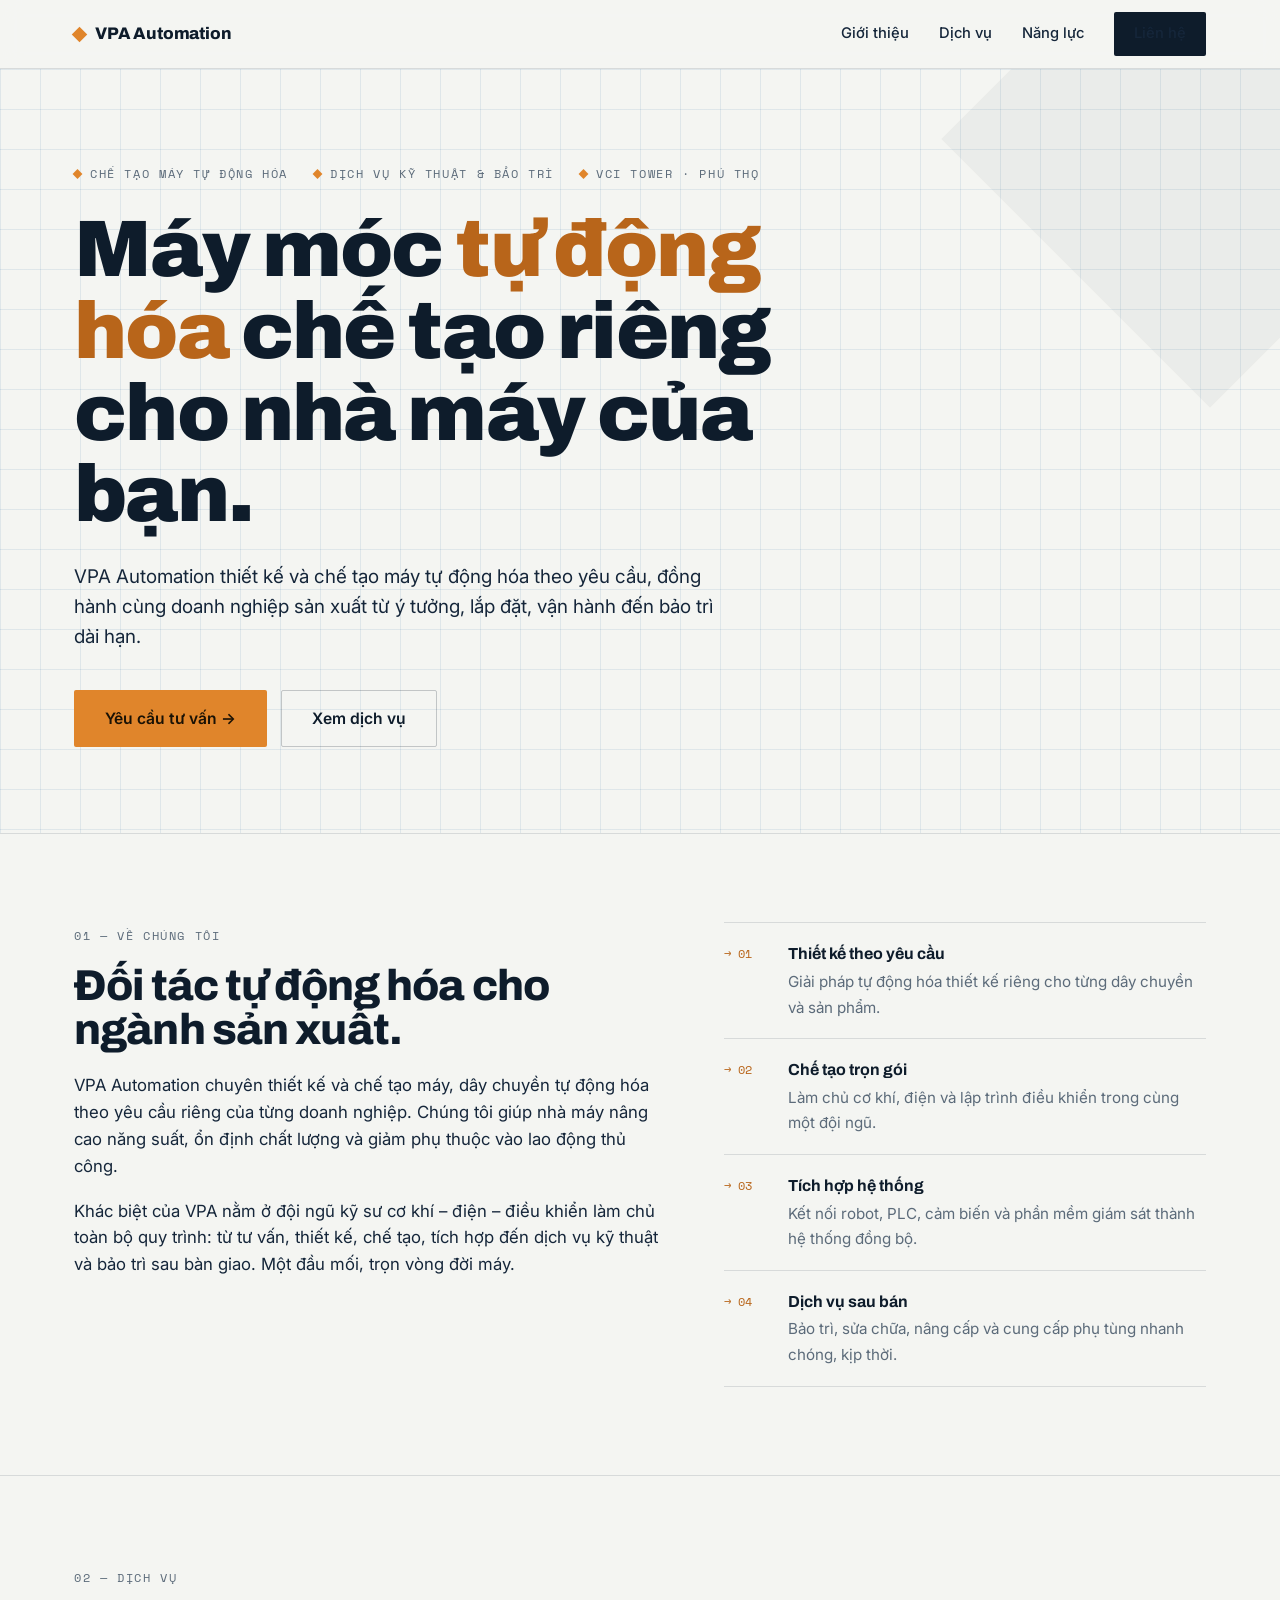
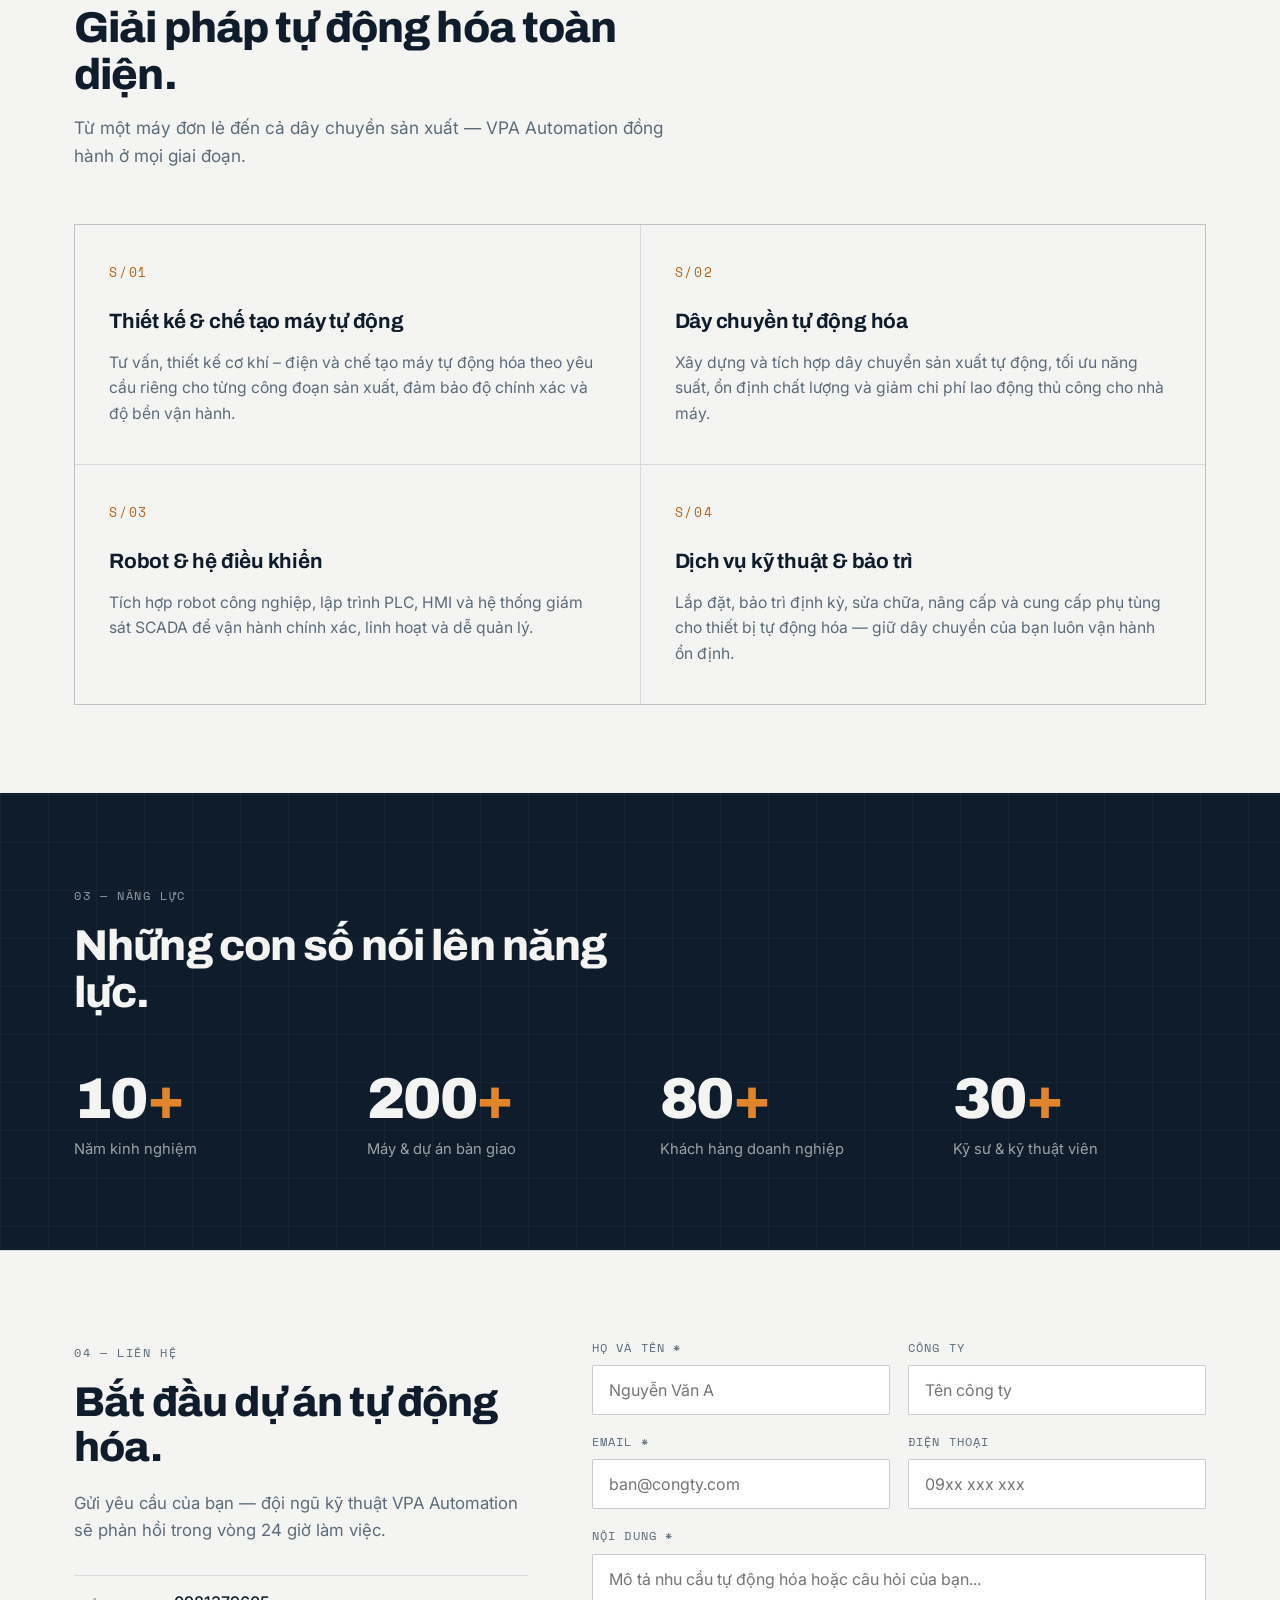
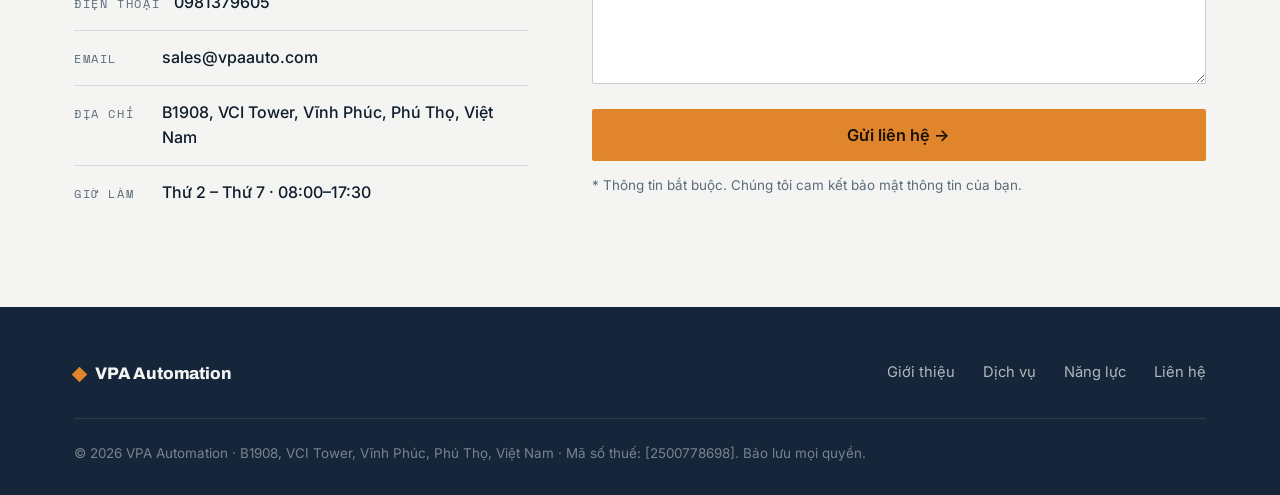
<file: index.html>
<!DOCTYPE html>
<html lang="vi">
<head>
<meta charset="UTF-8" />
<meta name="viewport" content="width=device-width, initial-scale=1.0" />

<title>VPA Automation — Chế tạo máy & giải pháp tự động hóa</title>
<meta name="description" content="VPA Automation chuyên thiết kế, chế tạo máy tự động hóa theo yêu cầu và cung cấp dịch vụ kỹ thuật, bảo trì cho doanh nghiệp sản xuất tại Việt Nam." />

<link rel="preconnect" href="https://fonts.googleapis.com" />
<link rel="preconnect" href="https://fonts.gstatic.com" crossorigin />
<link href="https://fonts.googleapis.com/css2?family=Archivo:wght@500;600;700;800;900&family=Inter:wght@400;500;600&family=Space+Mono:wght@400;700&display=swap" rel="stylesheet" />

<style>
  :root{
    --ink:#0E1C2B;
    --ink-2:#15263A;
    --paper:#F4F5F2;
    --white:#FFFFFF;
    --steel:#5C6B7A;
    --line:rgba(14,28,43,.12);
    --line-strong:rgba(14,28,43,.22);
    --accent:#E0852B;
    --accent-deep:#B8651A;
    --blueprint:rgba(37,99,160,.10);
    --maxw:1180px;
  }

  *{box-sizing:border-box;margin:0;padding:0}
  html{scroll-behavior:smooth}
  @media (prefers-reduced-motion:reduce){html{scroll-behavior:auto}*{animation:none!important;transition:none!important}}

  body{
    font-family:"Inter",system-ui,sans-serif;
    color:var(--ink);
    background:var(--paper);
    line-height:1.6;
    -webkit-font-smoothing:antialiased;
  }
  .wrap{max-width:var(--maxw);margin:0 auto;padding:0 24px}
  a{color:inherit;text-decoration:none}
  img{max-width:100%;display:block}

  .mono{font-family:"Space Mono",monospace;font-size:.72rem;letter-spacing:.14em;text-transform:uppercase;color:var(--steel)}
  .display{font-family:"Archivo",sans-serif;font-weight:900;line-height:1.02;letter-spacing:-.02em}

  /* ---------- NAV ---------- */
  header.nav{position:sticky;top:0;z-index:50;background:rgba(244,245,242,.85);backdrop-filter:blur(10px);border-bottom:1px solid var(--line)}
  .nav-inner{display:flex;align-items:center;justify-content:space-between;height:68px}
  .brand{display:flex;align-items:center;gap:10px;font-family:"Archivo";font-weight:800;font-size:1.05rem;letter-spacing:-.01em}
  .brand .dot{width:11px;height:11px;background:var(--accent);transform:rotate(45deg)}
  .nav-links{display:flex;gap:30px;align-items:center}
  .nav-links a{font-size:.92rem;font-weight:500;color:var(--ink-2);transition:color .2s}
  .nav-links a:hover{color:var(--accent-deep)}
  .nav-cta{font-family:"Inter";font-weight:600;font-size:.9rem;background:var(--ink);color:var(--paper);padding:10px 20px;border-radius:2px;transition:background .2s}
  .nav-cta:hover{background:var(--accent-deep)}
  .burger{display:none;background:none;border:0;cursor:pointer;padding:6px;flex-direction:column;gap:5px}
  .burger span{width:24px;height:2px;background:var(--ink);display:block;transition:.25s}

  /* ---------- HERO ---------- */
  .hero{position:relative;overflow:hidden;padding:96px 0 86px;
    background:
      linear-gradient(var(--blueprint) 1px,transparent 1px) 0 0/40px 40px,
      linear-gradient(90deg,var(--blueprint) 1px,transparent 1px) 0 0/40px 40px,
      var(--paper);
  }
  .hero::after{content:"";position:absolute;right:-120px;top:-120px;width:380px;height:380px;background:var(--ink);opacity:.04;transform:rotate(45deg)}
  .hero .specs{display:flex;flex-wrap:wrap;gap:8px 26px;margin-bottom:26px}
  .hero .specs span{position:relative;padding-left:16px}
  .hero .specs span::before{content:"";position:absolute;left:0;top:50%;width:7px;height:7px;background:var(--accent);transform:translateY(-50%) rotate(45deg)}
  .hero h1{font-size:clamp(2.6rem,6.4vw,5rem);max-width:15ch;margin-bottom:26px}
  .hero h1 em{font-style:normal;color:var(--accent-deep)}
  .hero p.lead{font-size:1.18rem;color:var(--ink-2);max-width:54ch;margin-bottom:38px}
  .btn-row{display:flex;gap:14px;flex-wrap:wrap}
  .btn{font-family:"Inter";font-weight:600;font-size:.98rem;padding:15px 30px;border-radius:2px;transition:.2s;cursor:pointer;border:1px solid transparent;display:inline-flex;align-items:center;gap:9px}
  .btn-primary{background:var(--accent);color:#1a1205}
  .btn-primary:hover{background:var(--accent-deep);color:#fff;transform:translateY(-2px)}
  .btn-ghost{background:transparent;border-color:var(--line-strong);color:var(--ink)}
  .btn-ghost:hover{border-color:var(--ink);background:var(--ink);color:var(--paper)}

  /* ---------- SECTION SHELL ---------- */
  section.block{padding:88px 0;border-top:1px solid var(--line)}
  .eyebrow{display:inline-block;margin-bottom:18px}
  .section-head{max-width:60ch;margin-bottom:54px}
  .section-head h2{font-family:"Archivo";font-weight:800;font-size:clamp(1.9rem,4vw,2.7rem);letter-spacing:-.02em;line-height:1.08;margin-bottom:16px}
  .section-head p{color:var(--steel);font-size:1.08rem}

  /* ---------- ABOUT ---------- */
  .about-grid{display:grid;grid-template-columns:1.1fr .9fr;gap:60px;align-items:start}
  .about-grid p{color:var(--ink-2);margin-bottom:18px;font-size:1.05rem}
  .about-list{border-top:1px solid var(--line)}
  .about-list div{display:flex;gap:18px;padding:18px 0;border-bottom:1px solid var(--line)}
  .about-list .k{font-family:"Space Mono";font-size:.78rem;color:var(--accent-deep);min-width:46px;padding-top:3px}
  .about-list .v strong{display:block;font-family:"Archivo";font-weight:700;margin-bottom:2px}
  .about-list .v span{color:var(--steel);font-size:.95rem}

  /* ---------- SERVICES ---------- */
  .svc-grid{display:grid;grid-template-columns:repeat(2,1fr);gap:1px;background:var(--line);border:1px solid var(--line)}
  .svc{background:var(--paper);padding:38px 34px;transition:background .25s}
  .svc:hover{background:var(--white)}
  .svc .num{font-family:"Space Mono";font-size:.8rem;color:var(--accent-deep);margin-bottom:22px}
  .svc h3{font-family:"Archivo";font-weight:700;font-size:1.3rem;margin-bottom:12px;letter-spacing:-.01em}
  .svc p{color:var(--steel);font-size:.98rem}

  /* ---------- STATS ---------- */
  .stats{background:var(--ink);color:var(--paper);
    background-image:
      linear-gradient(rgba(255,255,255,.04) 1px,transparent 1px),
      linear-gradient(90deg,rgba(255,255,255,.04) 1px,transparent 1px);
    background-size:48px 48px;
  }
  .stats .section-head h2{color:var(--paper)}
  .stats .eyebrow{color:rgba(244,245,242,.6)}
  .stat-grid{display:grid;grid-template-columns:repeat(4,1fr);gap:40px}
  .stat .n{font-family:"Archivo";font-weight:900;font-size:clamp(2.6rem,5vw,3.6rem);line-height:1;letter-spacing:-.03em}
  .stat .n em{font-style:normal;color:var(--accent)}
  .stat .l{margin-top:10px;color:rgba(244,245,242,.62);font-size:.92rem}

  /* ---------- CONTACT ---------- */
  .contact-grid{display:grid;grid-template-columns:.85fr 1.15fr;gap:64px;align-items:start}
  .contact-info h2{font-family:"Archivo";font-weight:800;font-size:clamp(1.9rem,4vw,2.6rem);letter-spacing:-.02em;line-height:1.08;margin-bottom:20px}
  .contact-info p{color:var(--steel);margin-bottom:32px;font-size:1.05rem}
  .contact-info .row{display:flex;gap:14px;padding:14px 0;border-top:1px solid var(--line);align-items:baseline}
  .contact-info .row .mono{min-width:74px}
  .contact-info .row a,.contact-info .row span.val{font-weight:500;color:var(--ink)}

  form .field{margin-bottom:18px}
  form label{display:block;font-family:"Space Mono";font-size:.72rem;letter-spacing:.1em;text-transform:uppercase;color:var(--steel);margin-bottom:8px}
  form input,form textarea{width:100%;font-family:"Inter";font-size:1rem;color:var(--ink);background:var(--white);border:1px solid var(--line-strong);border-radius:2px;padding:14px 16px;transition:border .2s}
  form input:focus,form textarea:focus{outline:none;border-color:var(--accent)}
  form textarea{resize:vertical;min-height:130px}
  .grid-2{display:grid;grid-template-columns:1fr 1fr;gap:18px}
  form .btn-primary{width:100%;justify-content:center;font-size:1.02rem}
  .form-note{margin-top:14px;font-size:.84rem;color:var(--steel)}
  .form-msg{display:none;margin-top:16px;padding:14px 16px;border-radius:2px;font-size:.95rem}
  .form-msg.ok{display:block;background:rgba(40,140,70,.1);border:1px solid rgba(40,140,70,.4);color:#1c5e34}
  .form-msg.err{display:block;background:rgba(190,40,40,.08);border:1px solid rgba(190,40,40,.35);color:#9a2222}
  .hp{position:absolute;left:-9999px;opacity:0}

  /* ---------- FOOTER ---------- */
  footer{background:var(--ink-2);color:rgba(244,245,242,.7);padding:54px 0 30px}
  .foot-top{display:flex;justify-content:space-between;gap:30px;flex-wrap:wrap;padding-bottom:30px;border-bottom:1px solid rgba(255,255,255,.1)}
  .foot-top .brand{color:var(--paper)}
  .foot-links{display:flex;gap:28px;flex-wrap:wrap}
  .foot-links a{color:rgba(244,245,242,.7);font-size:.92rem;transition:color .2s}
  .foot-links a:hover{color:var(--accent)}
  .foot-bot{padding-top:24px;font-size:.84rem;color:rgba(244,245,242,.45)}

  /* ---------- REVEAL ---------- */
  .reveal{opacity:0;transform:translateY(18px);transition:opacity .6s ease,transform .6s ease}
  .reveal.in{opacity:1;transform:none}

  /* ---------- RESPONSIVE ---------- */
  @media (max-width:860px){
    .about-grid,.contact-grid{grid-template-columns:1fr;gap:40px}
    .svc-grid{grid-template-columns:1fr}
    .stat-grid{grid-template-columns:1fr 1fr;gap:34px}
    .nav-links{position:fixed;inset:68px 0 auto 0;flex-direction:column;background:var(--paper);border-bottom:1px solid var(--line);padding:24px;gap:20px;align-items:flex-start;transform:translateY(-120%);transition:transform .3s;height:auto}
    .nav-links.open{transform:none}
    .burger{display:flex}
    .grid-2{grid-template-columns:1fr}
  }
</style>
</head>
<body>

<!-- ===================== NAV ===================== -->
<header class="nav">
  <div class="wrap nav-inner">
    <a href="#top" class="brand"><span class="dot"></span>VPA Automation</a>
    <nav class="nav-links" id="navLinks">
      <a href="#about">Giới thiệu</a>
      <a href="#services">Dịch vụ</a>
      <a href="#stats">Năng lực</a>
      <a href="#contact" class="nav-cta">Liên hệ</a>
    </nav>
    <button class="burger" id="burger" aria-label="Mở menu"><span></span><span></span><span></span></button>
  </div>
</header>

<!-- ===================== HERO ===================== -->
<section class="hero" id="top">
  <div class="wrap">
    <div class="specs mono reveal">
      <span>Chế tạo máy tự động hóa</span>
      <span>Dịch vụ kỹ thuật &amp; bảo trì</span>
      <span>VCI Tower · Phú Thọ</span>
    </div>
    <h1 class="display reveal">Máy móc <em>tự động hóa</em> chế tạo riêng cho nhà máy của bạn.</h1>
    <p class="lead reveal">VPA Automation thiết kế và chế tạo máy tự động hóa theo yêu cầu, đồng hành cùng doanh nghiệp sản xuất từ ý tưởng, lắp đặt, vận hành đến bảo trì dài hạn.</p>
    <div class="btn-row reveal">
      <a href="#contact" class="btn btn-primary">Yêu cầu tư vấn →</a>
      <a href="#services" class="btn btn-ghost">Xem dịch vụ</a>
    </div>
  </div>
</section>

<!-- ===================== ABOUT ===================== -->
<section class="block" id="about">
  <div class="wrap">
    <div class="about-grid">
      <div class="reveal">
        <span class="eyebrow mono">01 — Về chúng tôi</span>
        <h2 class="display" style="font-size:clamp(1.9rem,4vw,2.7rem);font-weight:800;margin-bottom:20px">Đối tác tự động hóa cho ngành sản xuất.</h2>
        <p>VPA Automation chuyên thiết kế và chế tạo máy, dây chuyền tự động hóa theo yêu cầu riêng của từng doanh nghiệp. Chúng tôi giúp nhà máy nâng cao năng suất, ổn định chất lượng và giảm phụ thuộc vào lao động thủ công.</p>
        <p>Khác biệt của VPA nằm ở đội ngũ kỹ sư cơ khí – điện – điều khiển làm chủ toàn bộ quy trình: từ tư vấn, thiết kế, chế tạo, tích hợp đến dịch vụ kỹ thuật và bảo trì sau bàn giao. Một đầu mối, trọn vòng đời máy.</p>
      </div>
      <div class="about-list reveal">
        <div><span class="k">→ 01</span><span class="v"><strong>Thiết kế theo yêu cầu</strong><span>Giải pháp tự động hóa thiết kế riêng cho từng dây chuyền và sản phẩm.</span></span></div>
        <div><span class="k">→ 02</span><span class="v"><strong>Chế tạo trọn gói</strong><span>Làm chủ cơ khí, điện và lập trình điều khiển trong cùng một đội ngũ.</span></span></div>
        <div><span class="k">→ 03</span><span class="v"><strong>Tích hợp hệ thống</strong><span>Kết nối robot, PLC, cảm biến và phần mềm giám sát thành hệ thống đồng bộ.</span></span></div>
        <div><span class="k">→ 04</span><span class="v"><strong>Dịch vụ sau bán</strong><span>Bảo trì, sửa chữa, nâng cấp và cung cấp phụ tùng nhanh chóng, kịp thời.</span></span></div>
      </div>
    </div>
  </div>
</section>

<!-- ===================== SERVICES ===================== -->
<section class="block" id="services">
  <div class="wrap">
    <div class="section-head reveal">
      <span class="eyebrow mono">02 — Dịch vụ</span>
      <h2>Giải pháp tự động hóa toàn diện.</h2>
      <p>Từ một máy đơn lẻ đến cả dây chuyền sản xuất — VPA Automation đồng hành ở mọi giai đoạn.</p>
    </div>
    <div class="svc-grid">
      <div class="svc reveal">
        <div class="num mono">S/01</div>
        <h3>Thiết kế &amp; chế tạo máy tự động</h3>
        <p>Tư vấn, thiết kế cơ khí – điện và chế tạo máy tự động hóa theo yêu cầu riêng cho từng công đoạn sản xuất, đảm bảo độ chính xác và độ bền vận hành.</p>
      </div>
      <div class="svc reveal">
        <div class="num mono">S/02</div>
        <h3>Dây chuyền tự động hóa</h3>
        <p>Xây dựng và tích hợp dây chuyền sản xuất tự động, tối ưu năng suất, ổn định chất lượng và giảm chi phí lao động thủ công cho nhà máy.</p>
      </div>
      <div class="svc reveal">
        <div class="num mono">S/03</div>
        <h3>Robot &amp; hệ điều khiển</h3>
        <p>Tích hợp robot công nghiệp, lập trình PLC, HMI và hệ thống giám sát SCADA để vận hành chính xác, linh hoạt và dễ quản lý.</p>
      </div>
      <div class="svc reveal">
        <div class="num mono">S/04</div>
        <h3>Dịch vụ kỹ thuật &amp; bảo trì</h3>
        <p>Lắp đặt, bảo trì định kỳ, sửa chữa, nâng cấp và cung cấp phụ tùng cho thiết bị tự động hóa — giữ dây chuyền của bạn luôn vận hành ổn định.</p>
      </div>
    </div>
  </div>
</section>

<!-- ===================== STATS ===================== -->
<!-- LƯU Ý: hãy thay 4 con số dưới đây bằng số liệu thực tế của VPA Automation -->
<section class="block stats" id="stats">
  <div class="wrap">
    <div class="section-head reveal">
      <span class="eyebrow mono">03 — Năng lực</span>
      <h2>Những con số nói lên năng lực.</h2>
    </div>
    <div class="stat-grid">
      <div class="stat reveal"><div class="n display">10<em>+</em></div><div class="l">Năm kinh nghiệm</div></div>
      <div class="stat reveal"><div class="n display">200<em>+</em></div><div class="l">Máy &amp; dự án bàn giao</div></div>
      <div class="stat reveal"><div class="n display">80<em>+</em></div><div class="l">Khách hàng doanh nghiệp</div></div>
      <div class="stat reveal"><div class="n display">30<em>+</em></div><div class="l">Kỹ sư &amp; kỹ thuật viên</div></div>
    </div>
  </div>
</section>

<!-- ===================== CONTACT ===================== -->
<section class="block" id="contact">
  <div class="wrap">
    <div class="contact-grid">
      <div class="contact-info reveal">
        <span class="eyebrow mono">04 — Liên hệ</span>
        <h2>Bắt đầu dự án tự động hóa.</h2>
        <p>Gửi yêu cầu của bạn — đội ngũ kỹ thuật VPA Automation sẽ phản hồi trong vòng 24 giờ làm việc.</p>
        <div class="row"><span class="mono">Điện thoại</span><span class="val">0981379605</span></div>
        <div class="row"><span class="mono">Email</span><a href="mailto:sales@vpaauto.com">sales@vpaauto.com</a></div>
        <div class="row"><span class="mono">Địa chỉ</span><span class="val">B1908, VCI Tower, Vĩnh Phúc, Phú Thọ, Việt Nam</span></div>
        <div class="row"><span class="mono">Giờ làm</span><span class="val">Thứ 2 – Thứ 7 · 08:00–17:30</span></div>
      </div>

      <div class="reveal">
        <!-- ===================================================== -->
        <!--  FORM LIÊN HỆ — chạy bằng Web3Forms (miễn phí)         -->
        <!--  Thay YOUR_ACCESS_KEY_HERE bằng key của bạn.           -->
        <!--  Lấy key tại: https://web3forms.com (nhập email, free) -->
        <!--  Nên dùng email sales@vpaauto.com để nhận liên hệ.     -->
        <!-- ===================================================== -->
        <form id="contactForm">
          <input type="hidden" name="access_key" value="YOUR_ACCESS_KEY_HERE" />
          <input type="hidden" name="subject" value="Liên hệ mới từ website VPA Automation" />
          <input type="hidden" name="from_name" value="VPA Automation Website" />
          <input type="checkbox" name="botcheck" class="hp" tabindex="-1" autocomplete="off" />

          <div class="grid-2">
            <div class="field">
              <label for="name">Họ và tên *</label>
              <input id="name" type="text" name="name" required placeholder="Nguyễn Văn A" />
            </div>
            <div class="field">
              <label for="company">Công ty</label>
              <input id="company" type="text" name="company" placeholder="Tên công ty" />
            </div>
          </div>
          <div class="grid-2">
            <div class="field">
              <label for="email">Email *</label>
              <input id="email" type="email" name="email" required placeholder="ban@congty.com" />
            </div>
            <div class="field">
              <label for="phone">Điện thoại</label>
              <input id="phone" type="tel" name="phone" placeholder="09xx xxx xxx" />
            </div>
          </div>
          <div class="field">
            <label for="message">Nội dung *</label>
            <textarea id="message" name="message" required placeholder="Mô tả nhu cầu tự động hóa hoặc câu hỏi của bạn..."></textarea>
          </div>
          <button type="submit" class="btn btn-primary" id="submitBtn">Gửi liên hệ →</button>
          <p class="form-note">* Thông tin bắt buộc. Chúng tôi cam kết bảo mật thông tin của bạn.</p>
          <div class="form-msg" id="formMsg"></div>
        </form>
      </div>
    </div>
  </div>
</section>

<!-- ===================== FOOTER ===================== -->
<footer>
  <div class="wrap">
    <div class="foot-top">
      <a href="#top" class="brand"><span class="dot"></span>VPA Automation</a>
      <nav class="foot-links">
        <a href="#about">Giới thiệu</a>
        <a href="#services">Dịch vụ</a>
        <a href="#stats">Năng lực</a>
        <a href="#contact">Liên hệ</a>
      </nav>
    </div>
    <div class="foot-bot">© <span id="year"></span> VPA Automation · B1908, VCI Tower, Vĩnh Phúc, Phú Thọ, Việt Nam · Mã số thuế: [2500778698]. Bảo lưu mọi quyền.</div>
  </div>
</footer>

<script>
  document.getElementById('year').textContent = new Date().getFullYear();

  const burger = document.getElementById('burger');
  const navLinks = document.getElementById('navLinks');
  burger.addEventListener('click', () => navLinks.classList.toggle('open'));
  navLinks.querySelectorAll('a').forEach(a => a.addEventListener('click', () => navLinks.classList.remove('open')));

  const io = new IntersectionObserver((entries) => {
    entries.forEach(e => { if (e.isIntersecting){ e.target.classList.add('in'); io.unobserve(e.target); } });
  }, { threshold:.12 });
  document.querySelectorAll('.reveal').forEach(el => io.observe(el));

  const form = document.getElementById('contactForm');
  const msg = document.getElementById('formMsg');
  const btn = document.getElementById('submitBtn');

  form.addEventListener('submit', async (e) => {
    e.preventDefault();
    msg.className = 'form-msg';
    btn.disabled = true;
    const original = btn.textContent;
    btn.textContent = 'Đang gửi...';

    try {
      const res = await fetch('https://api.web3forms.com/submit', {
        method: 'POST',
        headers: { 'Accept': 'application/json' },
        body: new FormData(form)
      });
      const data = await res.json();
      if (data.success) {
        msg.className = 'form-msg ok';
        msg.textContent = 'Đã gửi thành công! Chúng tôi sẽ liên hệ lại sớm.';
        form.reset();
      } else {
        msg.className = 'form-msg err';
        msg.textContent = 'Gửi không thành công. Vui lòng kiểm tra lại hoặc liên hệ qua email sales@vpaauto.com.';
      }
    } catch (err) {
      msg.className = 'form-msg err';
      msg.textContent = 'Có lỗi kết nối. Vui lòng thử lại hoặc liên hệ qua email sales@vpaauto.com.';
    } finally {
      btn.disabled = false;
      btn.textContent = original;
    }
  });
</script>
</body>
</html>
</file>
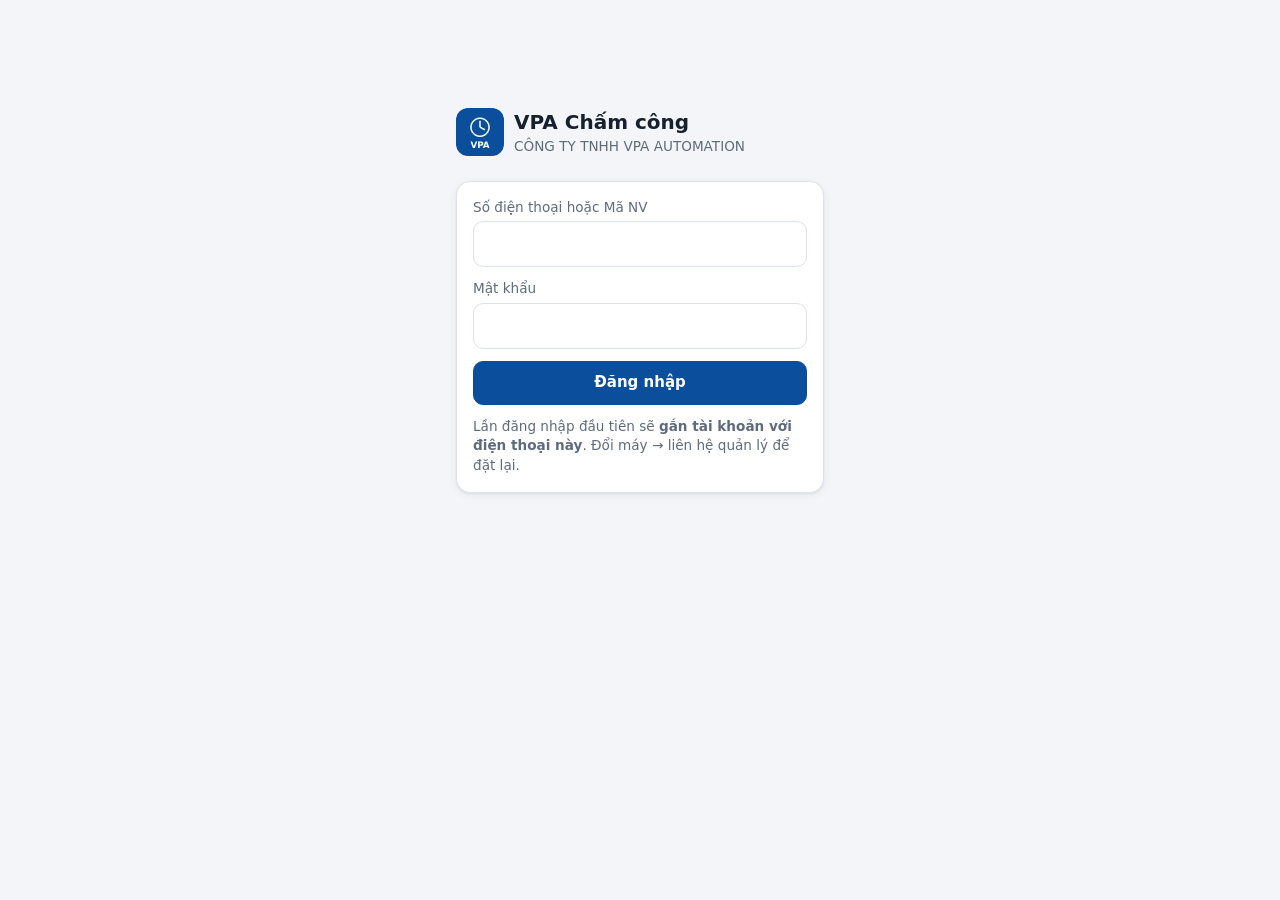
<file: chamcong/index.html>
<!doctype html>
<html lang="vi">
<head>
  <meta charset="utf-8">
  <meta name="viewport" content="width=device-width, initial-scale=1, viewport-fit=cover">
  <meta name="robots" content="noindex, nofollow">
  <meta name="theme-color" content="#0b4f9c">
  <meta name="apple-mobile-web-app-capable" content="yes">
  <meta name="mobile-web-app-capable" content="yes">
  <meta name="apple-mobile-web-app-title" content="VPA Chấm công">
  <meta name="apple-mobile-web-app-status-bar-style" content="default">
  <title>VPA Chấm công</title>
  <link rel="manifest" href="manifest.webmanifest">
  <link rel="icon" href="icons/icon-192.png">
  <link rel="apple-touch-icon" href="icons/apple-touch-icon.png">
  <link rel="stylesheet" href="style.css?v=1">
  <script src="config.js?v=1"></script>
</head>
<body>
  <div id="root"><div class="login"><span class="spinner"></span></div></div>
  <noscript>Cần bật JavaScript để sử dụng ứng dụng.</noscript>
  <script type="module" src="app.js?v=1"></script>
</body>
</html>
</file>
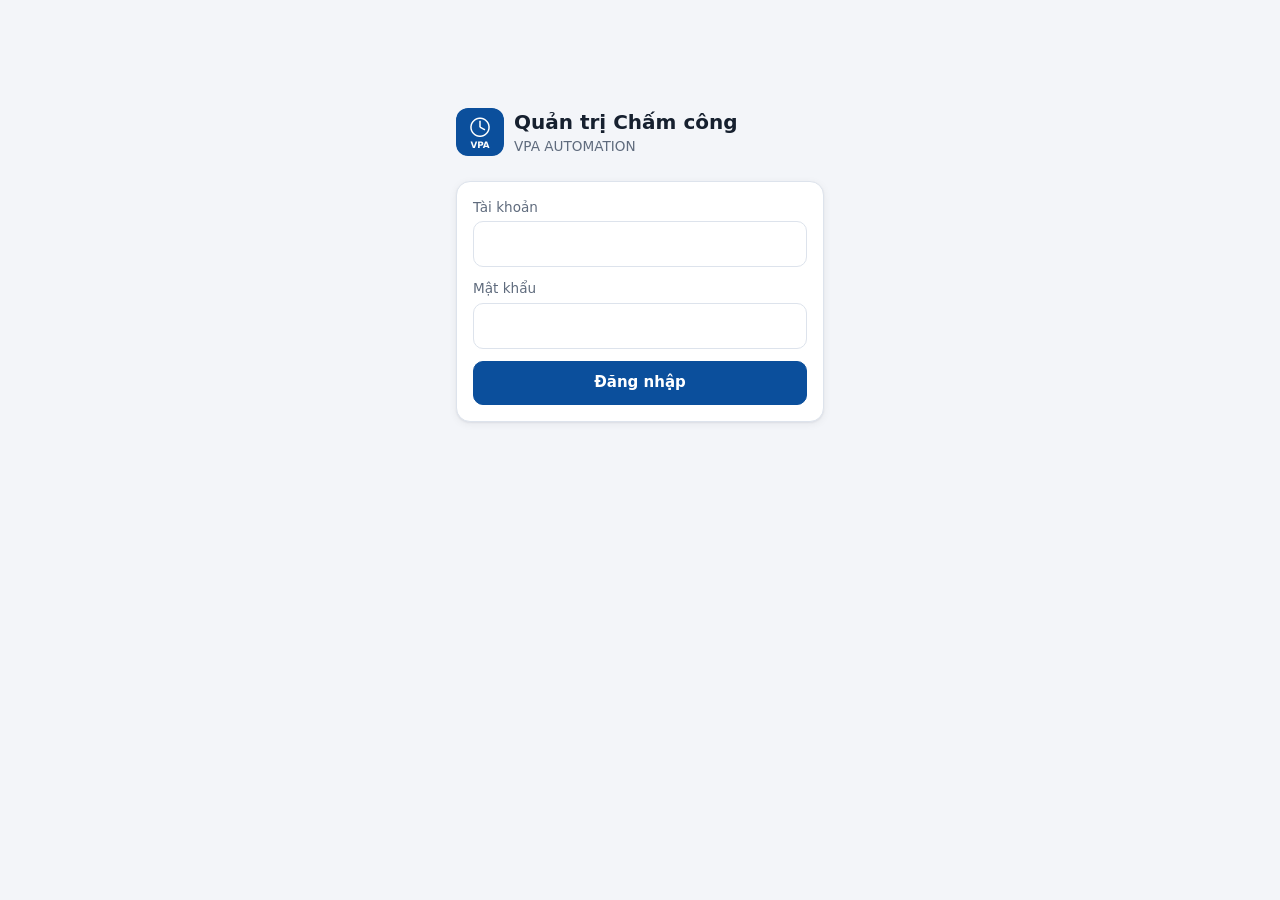
<file: chamcong/admin/index.html>
<!doctype html>
<html lang="vi">
<head>
  <meta charset="utf-8">
  <meta name="viewport" content="width=device-width, initial-scale=1">
  <meta name="robots" content="noindex, nofollow">
  <meta name="referrer" content="no-referrer">
  <title>VPA Chấm công — Quản trị</title>
  <link rel="icon" href="../icons/icon-192.png">
  <link rel="stylesheet" href="../style.css?v=1">
  <script src="../config.js?v=1"></script>
</head>
<body>
  <div id="root"><div class="login"><span class="spinner"></span></div></div>
  <script type="module" src="admin.js?v=1"></script>
</body>
</html>
</file>
<file: chamcong/style.css>
:root {
  --bg: #f3f5f9; --card: #ffffff; --text: #16202f; --muted: #5f6b7d; --line: #dde3ec;
  --brand: #0b4f9c; --brand-2: #0a3d78; --brand-soft: #e6effa;
  --ok: #16794a; --ok-soft: #e3f4ea; --warn: #9a5b00; --warn-soft: #fff3dc; --err: #b42318; --err-soft: #fde8e6;
  --radius: 14px; --shadow: 0 1px 2px rgba(16,24,40,.06), 0 2px 8px rgba(16,24,40,.06);
  color-scheme: light;
}
@media (prefers-color-scheme: dark) {
  :root:not([data-theme="light"]) {
    --bg: #0f1520; --card: #172131; --text: #e7edf6; --muted: #9aa8bb; --line: #2a3648;
    --brand: #5ea1f0; --brand-2: #8bbcf5; --brand-soft: #1b2d45;
    --ok: #55c98b; --ok-soft: #143325; --warn: #f0b552; --warn-soft: #3a2c12; --err: #f2867b; --err-soft: #3d1a17;
    --shadow: none; color-scheme: dark;
  }
}
* { box-sizing: border-box; }
html, body { margin: 0; }
body { background: var(--bg); color: var(--text); font: 15px/1.45 system-ui, -apple-system, "Segoe UI", Roboto, "Helvetica Neue", Arial, sans-serif; -webkit-tap-highlight-color: transparent; }
button, input, select, textarea { font: inherit; color: inherit; }
a { color: var(--brand); }
h1, h2, h3 { margin: 0 0 .5rem; line-height: 1.25; }
h2 { font-size: 1.15rem; } h3 { font-size: 1rem; }
.muted { color: var(--muted); } .small { font-size: .85rem; } .mono { font-variant-numeric: tabular-nums; }
.hidden { display: none !important; }

/* App shell (nhân viên) */
.app { max-width: 520px; margin: 0 auto; min-height: 100vh; padding: 0 16px calc(84px + env(safe-area-inset-bottom)); }
.topbar { display: flex; align-items: center; gap: 12px; padding: calc(12px + env(safe-area-inset-top)) 0 12px; }
.topbar .avatar { width: 42px; height: 42px; border-radius: 50%; background: var(--brand-soft); color: var(--brand); display: grid; place-items: center; font-weight: 700; overflow: hidden; flex: none; }
.topbar .avatar img { width: 100%; height: 100%; object-fit: cover; }
.topbar .who { flex: 1; min-width: 0; }
.topbar .who b { display: block; white-space: nowrap; overflow: hidden; text-overflow: ellipsis; }
.badge { display: inline-flex; align-items: center; gap: 4px; padding: 2px 8px; border-radius: 999px; font-size: .78rem; font-weight: 600; background: var(--brand-soft); color: var(--brand); white-space: nowrap; }
.badge.ok { background: var(--ok-soft); color: var(--ok); } .badge.warn { background: var(--warn-soft); color: var(--warn); } .badge.err { background: var(--err-soft); color: var(--err); }
.card { background: var(--card); border: 1px solid var(--line); border-radius: var(--radius); padding: 16px; box-shadow: var(--shadow); margin-bottom: 12px; }
.status-card { text-align: center; padding: 20px 16px; }
.status-card .big { font-size: 2.6rem; font-weight: 750; letter-spacing: -.02em; font-variant-numeric: tabular-nums; }
.row { display: flex; gap: 10px; align-items: center; }
.row.between { justify-content: space-between; }
.grid2 { display: grid; grid-template-columns: 1fr 1fr; gap: 10px; }
.kv { display: grid; grid-template-columns: auto 1fr; gap: 4px 12px; font-size: .92rem; }
.kv dt { color: var(--muted); } .kv dd { margin: 0; text-align: right; font-variant-numeric: tabular-nums; }

label.field { display: block; margin-bottom: 12px; }
label.field > span { display: block; font-size: .85rem; color: var(--muted); margin-bottom: 4px; }
input, select, textarea { width: 100%; padding: 11px 12px; border: 1px solid var(--line); border-radius: 10px; background: var(--card); min-height: 44px; }
input:focus, select:focus, textarea:focus { outline: 2px solid var(--brand); outline-offset: -1px; }
textarea { min-height: 70px; resize: vertical; }

.btn { display: inline-flex; align-items: center; justify-content: center; gap: 6px; border: 1px solid var(--line); background: var(--card); padding: 10px 14px; border-radius: 10px; min-height: 44px; cursor: pointer; font-weight: 600; text-decoration: none; color: var(--text); }
.btn.primary { background: var(--brand); border-color: var(--brand); color: #fff; }
.btn.danger { color: var(--err); border-color: var(--err); }
.btn.block { width: 100%; }
.btn.small { min-height: 34px; padding: 6px 10px; font-size: .85rem; }
.btn:disabled { opacity: .5; cursor: not-allowed; }
.btn-hero { width: 100%; min-height: 64px; font-size: 1.2rem; border-radius: 16px; letter-spacing: .02em; }
.btn-hero.in { background: var(--ok); border-color: var(--ok); color: #fff; }
.btn-hero.out { background: var(--err); border-color: var(--err); color: #fff; }
.link-btn { background: none; border: 0; color: var(--brand); padding: 0; cursor: pointer; font-weight: 600; }

.gps { display: flex; gap: 10px; align-items: flex-start; padding: 10px 12px; border-radius: 10px; background: var(--brand-soft); font-size: .9rem; }
.gps.ok { background: var(--ok-soft); } .gps.warn { background: var(--warn-soft); } .gps.err { background: var(--err-soft); }
.dot { width: 10px; height: 10px; border-radius: 50%; background: currentColor; margin-top: 5px; flex: none; }

.tabbar { position: fixed; left: 0; right: 0; bottom: 0; background: var(--card); border-top: 1px solid var(--line); display: flex; justify-content: center; padding-bottom: env(safe-area-inset-bottom); z-index: 10; }
.tabbar > div { display: flex; max-width: 520px; width: 100%; }
.tabbar button { flex: 1; background: none; border: 0; padding: 10px 0 12px; color: var(--muted); font-size: .8rem; font-weight: 600; cursor: pointer; display: flex; flex-direction: column; align-items: center; gap: 2px; min-height: 56px; }
.tabbar button.active { color: var(--brand); }
.tabbar svg { width: 22px; height: 22px; }

.rec { border-left: 4px solid var(--brand); }
.rec.open { border-left-color: var(--warn); }
.rec .times { display: grid; grid-template-columns: 1fr 1fr; gap: 8px; margin: 8px 0; }
.rec .times > div { background: var(--bg); border-radius: 10px; padding: 8px 10px; }
.rec .times b { font-size: 1.25rem; font-variant-numeric: tabular-nums; }
.edits { font-size: .82rem; color: var(--muted); border-top: 1px dashed var(--line); margin-top: 8px; padding-top: 6px; }
.edits div { margin: 2px 0; }

.alert { padding: 10px 12px; border-radius: 10px; font-size: .9rem; margin-bottom: 12px; background: var(--warn-soft); color: var(--warn); }
.alert.err { background: var(--err-soft); color: var(--err); } .alert.info { background: var(--brand-soft); color: var(--brand); }

#toasts { position: fixed; left: 50%; transform: translateX(-50%); top: calc(12px + env(safe-area-inset-top)); z-index: 100; display: flex; flex-direction: column; gap: 8px; width: min(92vw, 440px); }
.toast { padding: 12px 14px; border-radius: 12px; background: #1d2939; color: #fff; box-shadow: 0 6px 20px rgba(0,0,0,.2); font-size: .92rem; }
.toast.ok { background: #116a3f; } .toast.err { background: #a1281c; } .toast.warn { background: #8a5300; }

.modal-backdrop { position: fixed; inset: 0; background: rgba(10,15,25,.5); display: flex; align-items: flex-end; justify-content: center; z-index: 50; }
.modal { background: var(--card); width: 100%; max-width: 520px; max-height: 92vh; overflow: auto; border-radius: 18px 18px 0 0; padding: 18px 16px calc(18px + env(safe-area-inset-bottom)); }
@media (min-width: 700px) { .modal-backdrop { align-items: center; } .modal { border-radius: 18px; } .modal.wide { max-width: 860px; } }

.login { max-width: 400px; margin: 0 auto; padding: 12vh 16px 24px; }
.logo { display: flex; align-items: center; gap: 10px; margin-bottom: 24px; }
.logo img { width: 48px; height: 48px; border-radius: 12px; }
.logo b { font-size: 1.25rem; }
.spinner { width: 18px; height: 18px; border: 2px solid currentColor; border-right-color: transparent; border-radius: 50%; animation: spin .8s linear infinite; display: inline-block; }
@keyframes spin { to { transform: rotate(360deg); } }

/* ----- Admin ----- */
.admin { display: grid; grid-template-columns: 220px 1fr; min-height: 100vh; }
.admin nav { background: var(--card); border-right: 1px solid var(--line); padding: 16px 10px; position: sticky; top: 0; height: 100vh; overflow: auto; }
.admin nav .logo { margin: 0 6px 18px; } .admin nav .logo img { width: 36px; height: 36px; }
.admin nav button { display: block; width: 100%; text-align: left; background: none; border: 0; padding: 10px 12px; border-radius: 10px; cursor: pointer; color: var(--text); font-weight: 600; margin-bottom: 2px; }
.admin nav button.active { background: var(--brand-soft); color: var(--brand); }
.admin main { padding: 20px 24px 60px; min-width: 0; }
.toolbar { display: flex; flex-wrap: wrap; gap: 8px; align-items: flex-end; margin-bottom: 14px; }
.toolbar label.field { margin: 0; min-width: 140px; }
.table-wrap { overflow-x: auto; background: var(--card); border: 1px solid var(--line); border-radius: var(--radius); }
table { border-collapse: collapse; width: 100%; font-size: .88rem; }
th, td { padding: 9px 10px; border-bottom: 1px solid var(--line); text-align: left; vertical-align: top; white-space: nowrap; }
th { background: var(--bg); font-weight: 650; color: var(--muted); position: sticky; top: 0; }
td.num, th.num { text-align: right; font-variant-numeric: tabular-nums; }
tr:hover td { background: color-mix(in srgb, var(--brand-soft) 45%, transparent); }
.stats { display: grid; grid-template-columns: repeat(auto-fit, minmax(160px, 1fr)); gap: 12px; margin-bottom: 16px; }
.stat { background: var(--card); border: 1px solid var(--line); border-radius: var(--radius); padding: 14px 16px; }
.stat b { display: block; font-size: 1.6rem; font-variant-numeric: tabular-nums; }
.form-grid { display: grid; grid-template-columns: repeat(auto-fit, minmax(220px, 1fr)); gap: 0 14px; }
.photo-box { width: 120px; height: 150px; border: 1px dashed var(--line); border-radius: 10px; display: grid; place-items: center; overflow: hidden; background: var(--bg); color: var(--muted); font-size: .8rem; text-align: center; }
.photo-box img { width: 100%; height: 100%; object-fit: cover; }
.cccd-box { width: 220px; height: 140px; }
.lock { display: inline-flex; gap: 6px; align-items: center; }
@media (max-width: 860px) {
  .admin { grid-template-columns: 1fr; }
  .admin nav { position: static; height: auto; display: flex; flex-wrap: wrap; gap: 4px; padding: 10px; border-right: 0; border-bottom: 1px solid var(--line); }
  .admin nav .logo { width: 100%; margin-bottom: 6px; }
  .admin nav button { width: auto; padding: 8px 10px; }
  .admin main { padding: 16px; }
}
</file>
